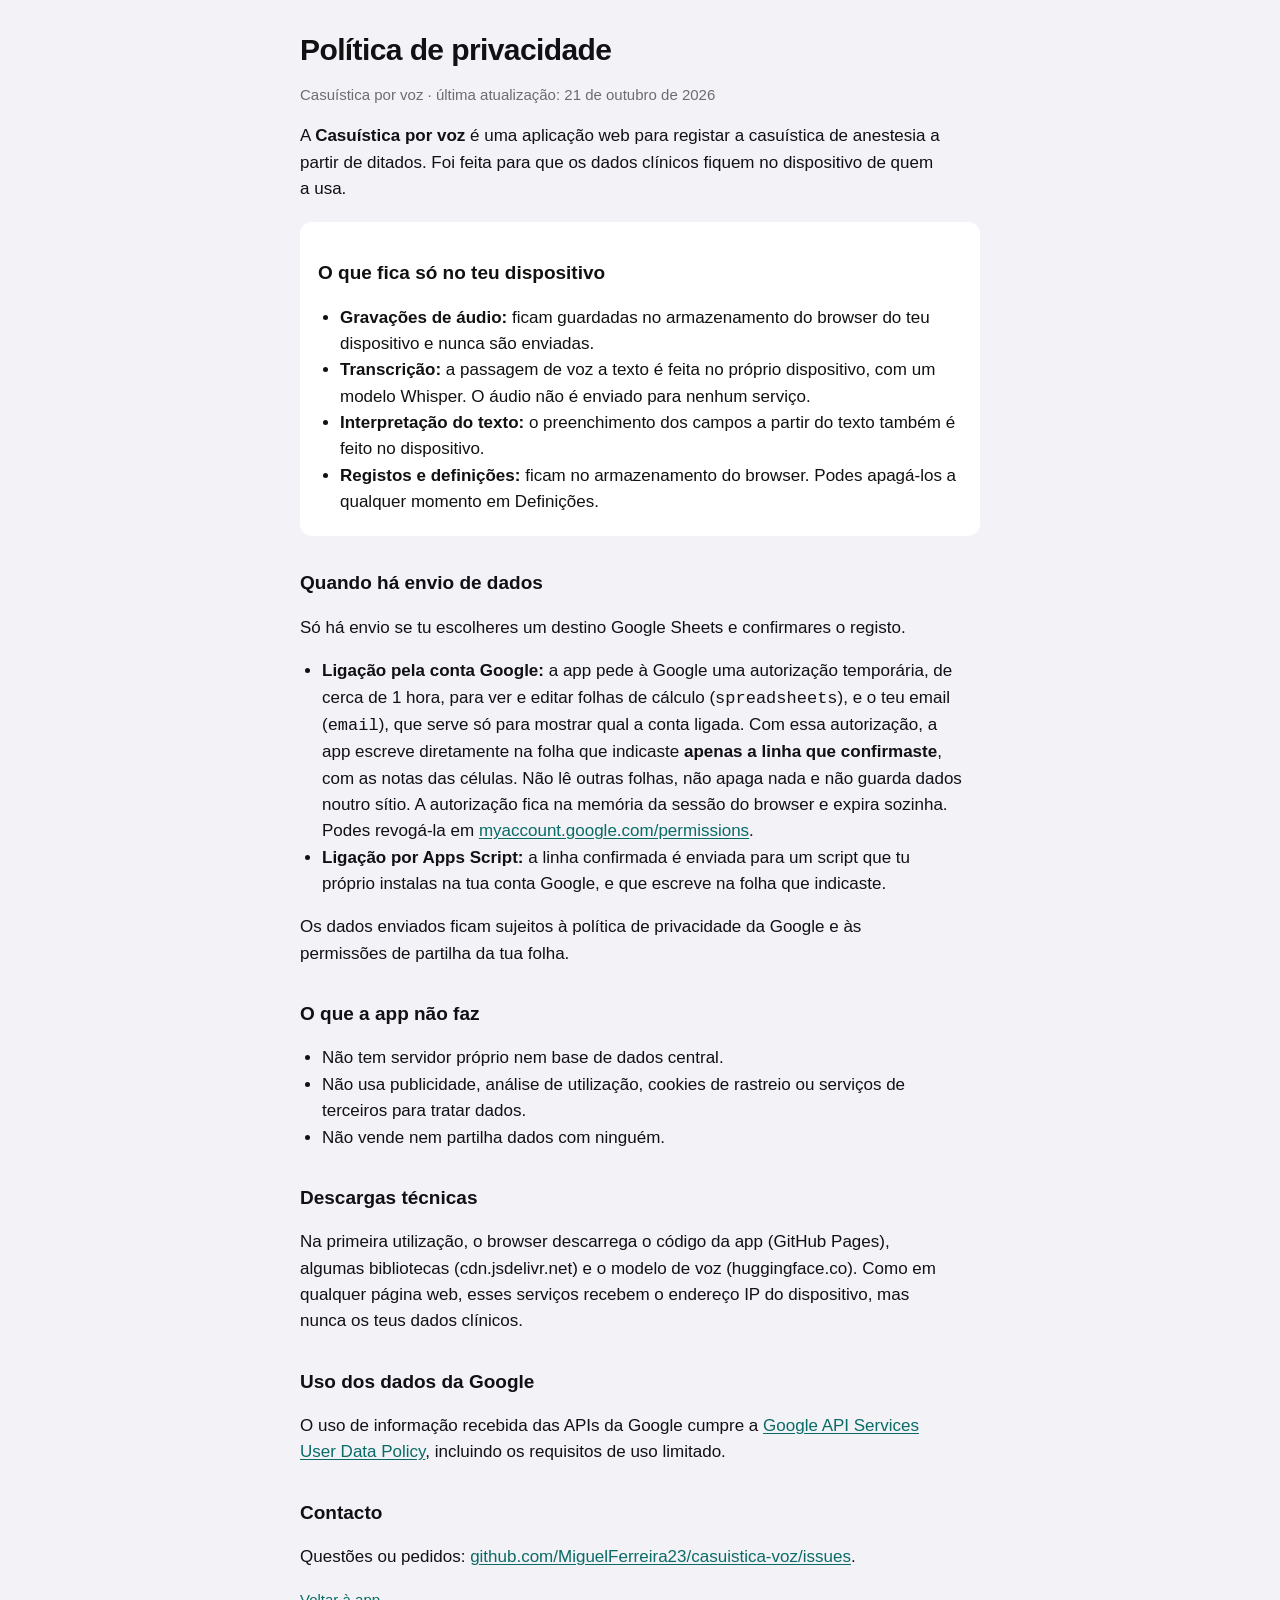
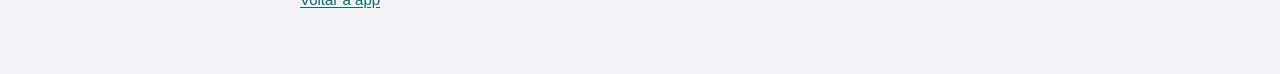
<file: app/privacidade.html>
<!doctype html>
<html lang="pt-PT">
<head>
  <meta charset="utf-8">
  <meta name="viewport" content="width=device-width, initial-scale=1">
  <title>Privacidade · Casuística por voz</title>
  <meta name="description" content="Política de privacidade da app Casuística por voz.">
  <style>
    :root { --bg: #f2f2f7; --card: #fff; --text: #111114; --muted: #6c6c72; --accent: #0a6b66; color-scheme: light; }
    @media (prefers-color-scheme: dark) { :root:not([data-theme="light"]) { --bg: #000; --card: #1c1c1e; --text: #f2f2f4; --muted: #9a9aa1; --accent: #3fb8ae; color-scheme: dark; } }
    :root[data-theme="dark"] { --bg: #000; --card: #1c1c1e; --text: #f2f2f4; --muted: #9a9aa1; --accent: #3fb8ae; color-scheme: dark; }
    body { margin: 0; background: var(--bg); color: var(--text); font: 17px/1.55 -apple-system, BlinkMacSystemFont, "Segoe UI", Roboto, sans-serif; }
    main { max-width: 680px; margin: 0 auto; padding: 32px 16px 48px; }
    h1 { font-size: 30px; line-height: 1.2; margin: 0 0 4px; letter-spacing: -0.02em; }
    h2 { font-size: 19px; margin: 32px 0 8px; }
    p, li { max-width: 68ch; }
    ul { padding-left: 22px; }
    .muted { color: var(--muted); font-size: 15px; }
    a { color: var(--accent); text-underline-offset: 2px; }
    .card { background: var(--card); border-radius: 12px; padding: 4px 18px; margin-top: 20px; }
  </style>
</head>
<body>
<main>
  <h1>Política de privacidade</h1>
  <p class="muted">Casuística por voz · última atualização: 21 de outubro de 2026</p>

  <p>A <b>Casuística por voz</b> é uma aplicação web para registar a casuística de anestesia a partir de
  ditados. Foi feita para que os dados clínicos fiquem no dispositivo de quem a usa.</p>

  <div class="card">
  <h2>O que fica só no teu dispositivo</h2>
  <ul>
    <li><b>Gravações de áudio:</b> ficam guardadas no armazenamento do browser do teu dispositivo e nunca são enviadas.</li>
    <li><b>Transcrição:</b> a passagem de voz a texto é feita no próprio dispositivo, com um modelo Whisper. O áudio não é enviado para nenhum serviço.</li>
    <li><b>Interpretação do texto:</b> o preenchimento dos campos a partir do texto também é feito no dispositivo.</li>
    <li><b>Registos e definições:</b> ficam no armazenamento do browser. Podes apagá-los a qualquer momento em Definições.</li>
  </ul>
  </div>

  <h2>Quando há envio de dados</h2>
  <p>Só há envio se tu escolheres um destino Google Sheets e confirmares o registo.</p>
  <ul>
    <li><b>Ligação pela conta Google:</b> a app pede à Google uma autorização temporária, de cerca de 1 hora, para ver e editar folhas de cálculo (<code>spreadsheets</code>), e o teu email (<code>email</code>), que serve só para mostrar qual a conta ligada. Com essa autorização, a app escreve diretamente na folha que indicaste <b>apenas a linha que confirmaste</b>, com as notas das células. Não lê outras folhas, não apaga nada e não guarda dados noutro sítio. A autorização fica na memória da sessão do browser e expira sozinha. Podes revogá-la em <a href="https://myaccount.google.com/permissions">myaccount.google.com/permissions</a>.</li>
    <li><b>Ligação por Apps Script:</b> a linha confirmada é enviada para um script que tu próprio instalas na tua conta Google, e que escreve na folha que indicaste.</li>
  </ul>
  <p>Os dados enviados ficam sujeitos à política de privacidade da Google e às permissões de partilha da tua folha.</p>

  <h2>O que a app não faz</h2>
  <ul>
    <li>Não tem servidor próprio nem base de dados central.</li>
    <li>Não usa publicidade, análise de utilização, cookies de rastreio ou serviços de terceiros para tratar dados.</li>
    <li>Não vende nem partilha dados com ninguém.</li>
  </ul>

  <h2>Descargas técnicas</h2>
  <p>Na primeira utilização, o browser descarrega o código da app (GitHub Pages), algumas bibliotecas (cdn.jsdelivr.net) e o modelo de voz (huggingface.co). Como em qualquer página web, esses serviços recebem o endereço IP do dispositivo, mas nunca os teus dados clínicos.</p>

  <h2>Uso dos dados da Google</h2>
  <p>O uso de informação recebida das APIs da Google cumpre a <a href="https://developers.google.com/terms/api-services-user-data-policy">Google API Services User Data Policy</a>, incluindo os requisitos de uso limitado.</p>

  <h2>Contacto</h2>
  <p>Questões ou pedidos: <a href="https://github.com/MiguelFerreira23/casuistica-voz/issues">github.com/MiguelFerreira23/casuistica-voz/issues</a>.</p>

  <p class="muted"><a href="./">Voltar à app</a></p>
</main>
</body>
</html>
</file>
